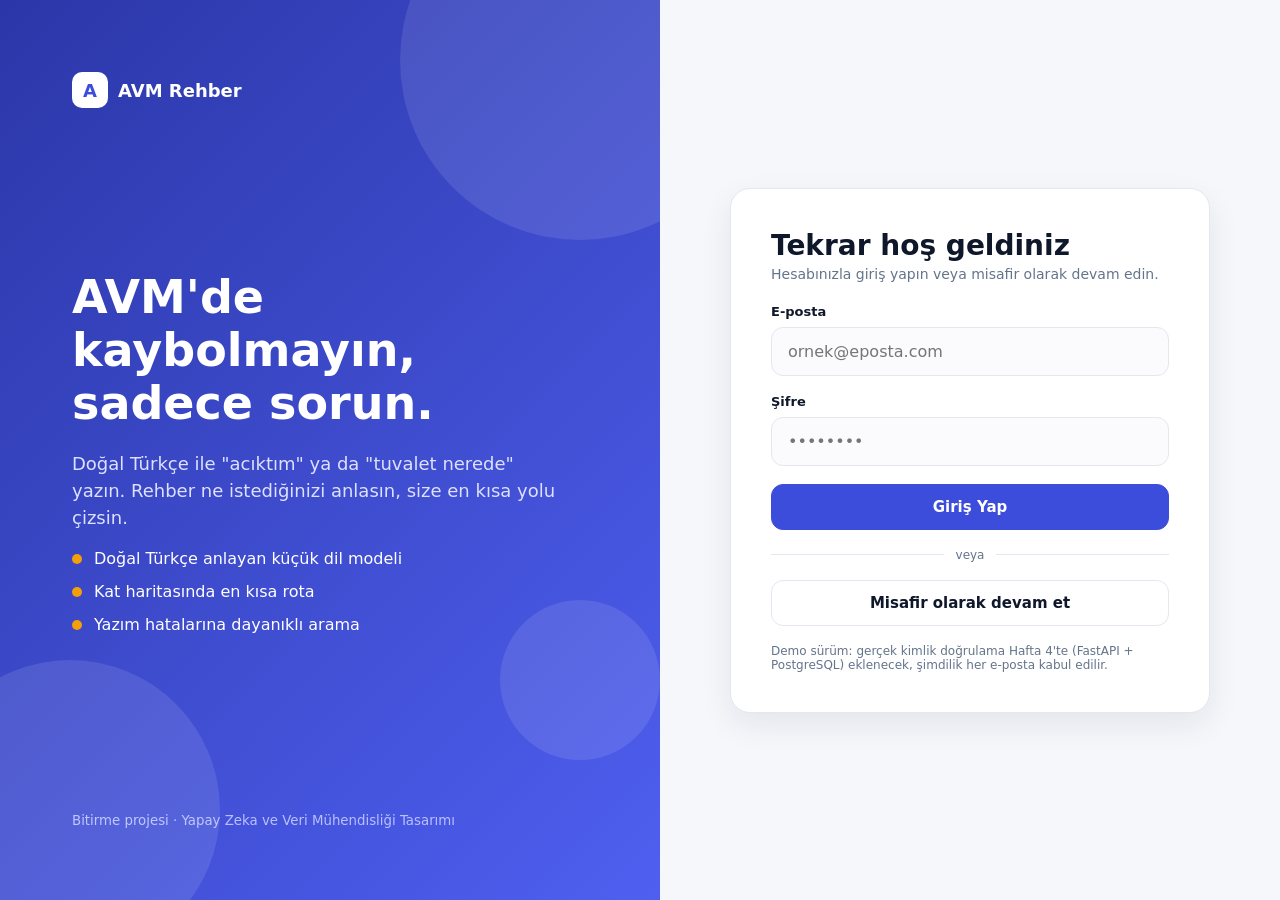
<file: web/index.html>
<!doctype html><html lang="tr"><head><meta charset="utf-8"><meta name="viewport" content="width=device-width,initial-scale=1"><title>AVM Rehber · Giriş</title><link rel="stylesheet" href="css/style.css"></head>
<body><div class="login">
  <section class="brand">
    <span class="c" style="width:360px;height:360px;right:-100px;top:-120px"></span><span class="c" style="width:300px;height:300px;left:-80px;bottom:-60px"></span><span class="c" style="width:160px;height:160px;right:0;bottom:140px"></span>
    <div class="logo" style="color:#fff"><i style="background:#fff;color:var(--pri)">A</i>AVM Rehber</div>
    <div><h2>AVM'de kaybolmayın,<br>sadece sorun.</h2><p>Doğal Türkçe ile "acıktım" ya da "tuvalet nerede" yazın. Rehber ne istediğinizi anlasın, size en kısa yolu çizsin.</p>
      <ul><li>Doğal Türkçe anlayan küçük dil modeli</li><li>Kat haritasında en kısa rota</li><li>Yazım hatalarına dayanıklı arama</li></ul></div>
    <small style="color:#b9c0ff">Bitirme projesi · Yapay Zeka ve Veri Mühendisliği Tasarımı</small>
  </section>
  <section class="formside">
    <form id="f" class="card login-card" autocomplete="off">
      <h1 style="font-size:28px">Tekrar hoş geldiniz</h1><p class="mut" style="margin:0 0 22px;font-size:14px">Hesabınızla giriş yapın veya misafir olarak devam edin.</p>
      <div class="field"><label for="em">E-posta</label><input id="em" type="email" placeholder="ornek@eposta.com" required></div>
      <div class="field"><label for="pw">Şifre</label><input id="pw" type="password" placeholder="••••••••" required minlength="4"></div>
      <button class="btn pri block" type="submit">Giriş Yap</button>
      <div class="or">veya</div>
      <button class="btn block" type="button" id="guest">Misafir olarak devam et</button>
      <p class="mut" style="font-size:12px;margin:18px 0 0">Demo sürüm: gerçek kimlik doğrulama Hafta 4'te (FastAPI + PostgreSQL) eklenecek, şimdilik her e-posta kabul edilir.</p>
    </form>
  </section></div>
<script src="js/common.js"></script>
<script>
const go=u=>{store.set(KEY_USER,u);location.href="ana.html"};
document.getElementById("f").addEventListener("submit",e=>{e.preventDefault();const n=document.getElementById("em").value.split("@")[0].replace(/[._-]+/g," ").replace(/\b\w/g,c=>c.toUpperCase());go({name:n||"Kullanıcı"})});
document.getElementById("guest").onclick=()=>go({name:"Misafir"});
if(getUser())document.querySelector("h1").textContent="Tekrar hoş geldiniz";
</script></body></html>
</file>
<file: web/css/style.css>
/* AVM Rehber: Figma tasarımındaki renk ve bileşenler (docs/week2/figma-prototype.md) */
:root{--ink:#0f172a;--mut:#64748b;--line:#e2e8f0;--bg:#f6f7fb;--white:#fff;--pri:#3d4ddb;--pri-d:#2b37a8;--pri-l:#eef0ff;--acc:#f59e0b;--ok:#15803d;--ok-l:#dcfce7;--red:#b91c1c;--red-l:#fee2e2;--warn:#b45309;--warn-l:#fef3c7;--r:16px}
*{box-sizing:border-box}html,body{margin:0}
body{font-family:Inter,system-ui,-apple-system,"Segoe UI",Roboto,sans-serif;color:var(--ink);background:var(--bg);-webkit-font-smoothing:antialiased}
a{color:inherit;text-decoration:none}button,input{font:inherit}
.topbar{display:flex;align-items:center;justify-content:space-between;padding:14px 48px;background:var(--white);border-bottom:1px solid var(--line);position:sticky;top:0;z-index:10}
.logo{display:flex;align-items:center;gap:10px;font-weight:700;font-size:18px}
.logo i{width:36px;height:36px;border-radius:10px;background:var(--pri);color:#fff;display:grid;place-items:center;font-style:normal}
.menu{display:flex;gap:8px}.menu a{padding:10px 16px;border-radius:10px;color:var(--mut);font-weight:500;font-size:15px}
.menu a.on{background:var(--pri-l);color:var(--pri);font-weight:600}.menu a:hover{background:var(--pri-l)}
.user{display:flex;align-items:center;gap:12px;font-size:14px;font-weight:500}
.avatar{width:36px;height:36px;border-radius:50%;background:var(--pri-l);color:var(--pri);display:grid;place-items:center;font-weight:700;font-size:13px}
.btn{display:inline-flex;align-items:center;justify-content:center;gap:8px;padding:13px 22px;border-radius:12px;border:1px solid var(--line);background:var(--white);color:var(--ink);font-weight:600;font-size:15px;cursor:pointer;transition:.15s}
.btn:hover{border-color:#c7ccf7}.btn.pri{background:var(--pri);border-color:var(--pri);color:#fff}.btn.pri:hover{background:var(--pri-d)}
.btn.sm{padding:8px 14px;font-size:13px;border-radius:10px}.btn.block{width:100%}
.chip{display:inline-flex;padding:9px 16px;border-radius:999px;border:1px solid var(--line);background:#fff;font-size:14px;font-weight:500;cursor:pointer}
.chip.on,.chip:hover{background:var(--pri-l);border-color:#c7ccf7;color:var(--pri)}.chip.on{font-weight:600}
.badge{display:inline-block;padding:4px 10px;border-radius:999px;font-size:12px;font-weight:600}
.badge.open{background:var(--ok-l);color:var(--ok)}.badge.closed{background:var(--red-l);color:var(--red)}.badge.warn{background:var(--warn-l);color:var(--warn)}.badge.gray{background:#e2e8f0;color:var(--mut)}.badge.pri{background:var(--pri-l);color:var(--pri)}
.card{background:#fff;border:1px solid var(--line);border-radius:var(--r);padding:20px}
.wrap{max-width:1312px;margin:0 auto;padding:32px 48px}
h1{font-size:32px;margin:0 0 4px}.mut{color:var(--mut)}
.grid{display:grid;gap:18px}.g4{grid-template-columns:repeat(4,1fr)}.g3{grid-template-columns:repeat(3,1fr)}.g2{grid-template-columns:1fr 1fr}
/* giriş */
.login{display:grid;grid-template-columns:660px 1fr;min-height:100vh}
.brand{background:linear-gradient(135deg,#2b37a8,#4f5ff0);color:#fff;padding:72px;display:flex;flex-direction:column;justify-content:space-between;position:relative;overflow:hidden}
.brand h2{font-size:46px;line-height:1.15;margin:0 0 20px}.brand p{font-size:18px;color:#dde1ff;max-width:500px;line-height:1.5}
.brand ul{list-style:none;padding:0;display:grid;gap:14px;font-weight:500}.brand li:before{content:"";display:inline-block;width:10px;height:10px;border-radius:50%;background:var(--acc);margin-right:12px}
.brand .c{position:absolute;border-radius:50%;background:rgba(255,255,255,.1)}
.formside{display:grid;place-items:center;padding:40px}
.login-card{width:480px;padding:40px;border-radius:20px;box-shadow:0 12px 32px rgba(15,23,42,.08)}
.field{display:grid;gap:8px;margin-bottom:18px}.field label{font-size:13px;font-weight:600}
.field input{padding:14px 16px;border:1px solid var(--line);border-radius:12px;background:#fbfbfe;outline:none}.field input:focus{border-color:var(--pri);box-shadow:0 0 0 3px var(--pri-l)}
.or{display:flex;align-items:center;gap:12px;color:var(--mut);font-size:12px;margin:18px 0}.or:before,.or:after{content:"";flex:1;height:1px;background:var(--line)}
/* ana */
.hero{background:linear-gradient(180deg,#fff,#eef0ff);text-align:center;padding:56px 64px}
.pill{display:inline-block;padding:6px 14px;border-radius:999px;background:#fff;border:1px solid #c7ccf7;color:var(--pri);font-size:13px;font-weight:500}
.hero h1{font-size:48px;margin:18px 0 8px}.hero p{font-size:18px;color:var(--mut);margin:0 0 24px}
.search{display:flex;align-items:center;gap:12px;max-width:780px;margin:0 auto;background:#fff;border:1px solid #c7ccf7;border-radius:18px;padding:10px 12px 10px 20px;box-shadow:0 12px 32px rgba(61,77,219,.14)}
.search input{flex:1;border:0;outline:0;font-size:17px;padding:10px 0;background:transparent}
.quick{display:flex;gap:10px;justify-content:center;align-items:center;margin-top:18px;flex-wrap:wrap;font-size:14px;color:var(--mut)}
.place{display:flex;gap:16px;align-items:center;padding:20px;cursor:pointer;transition:.15s}.place:hover{border-color:#c7ccf7;transform:translateY(-1px)}
.ico{width:52px;height:52px;border-radius:14px;display:grid;place-items:center;font-weight:700;font-size:18px;flex:none}
/* sohbet */
.chat{max-width:900px;margin:0 auto;padding:28px 24px 120px;display:grid;gap:22px}
.msg-u{justify-self:end;background:var(--pri);color:#fff;padding:14px 20px;border-radius:18px;font-weight:500;max-width:70%}
.msg-a{display:flex;gap:14px;align-items:flex-start}.av{width:40px;height:40px;border-radius:50%;background:var(--pri);color:#fff;display:grid;place-items:center;font-weight:700;flex:none}
.msg-a .card{flex:1;padding:22px 24px;display:grid;gap:14px}.msg-a h3{margin:0;font-size:17px}
.nlu{display:flex;gap:10px;align-items:center;flex-wrap:wrap;padding:10px 14px;border:1px solid var(--line);border-radius:12px;background:#f8fafc;font-size:12px;color:var(--mut);font-weight:600}
.tag{padding:4px 10px;border-radius:999px;background:var(--pri-l);font-weight:500}.tag b{color:var(--pri)}
.sug{background:var(--bg);border:1px solid var(--line);border-radius:14px;padding:18px;display:grid;gap:10px}
.inputbar{position:fixed;left:0;right:0;bottom:0;padding:16px 24px 24px;background:linear-gradient(180deg,transparent,var(--bg) 30%)}
.inputbar .search{max-width:900px;box-shadow:0 8px 24px rgba(15,23,42,.08);border-color:#c7ccf7}
/* rota */
.rota{display:grid;grid-template-columns:430px 1fr;min-height:calc(100vh - 65px)}
.side{background:#fff;border-right:1px solid var(--line);padding:28px 32px;display:flex;flex-direction:column;gap:22px}
.sum{display:grid;grid-template-columns:repeat(3,1fr);gap:12px}.sum div{background:var(--pri-l);border-radius:12px;padding:12px 16px}.sum small{display:block;color:var(--mut);font-size:12px;font-weight:500}.sum b{font-size:20px;color:var(--pri)}
.steps{display:grid;gap:18px;list-style:none;padding:0;margin:0}.steps li{display:flex;gap:14px;align-items:center}
.steps .n{width:30px;height:30px;border-radius:50%;background:var(--pri);color:#fff;display:grid;place-items:center;font-size:13px;font-weight:700;flex:none}.steps li:last-child .n{background:var(--acc)}
.steps b{display:block;font-size:15px}.steps small{color:var(--mut);font-size:12px}
.mapp{padding:24px;display:grid;gap:16px;align-content:start}.tabs{display:flex;gap:10px;align-items:center;justify-content:space-between;flex-wrap:wrap}
.map{background:#e8ecf4;border:1px solid var(--line);border-radius:18px;padding:16px}
.mall{background:#fff;border:1px solid var(--line);border-radius:22px;padding:16px;position:relative}
.zones{display:grid;grid-template-columns:repeat(3,1fr);gap:10px}
.zone{border:1px solid var(--line);border-radius:12px;background:#f8fafc;padding:10px;min-height:250px;display:flex;flex-direction:column;gap:6px;align-content:flex-start}
.zone h4{margin:0 0 4px;font-size:11px;color:var(--mut);letter-spacing:.06em}.zone.hot{background:#fff;border-color:#c7ccf7}
.st{padding:7px 10px;border-radius:8px;background:#fff;border:1px solid var(--line);font-size:13px;font-weight:500}.st.fac{background:#e0ecff;color:var(--pri);border-color:#c7d9ff}
.st.dest{background:var(--pri);color:#fff;border-color:var(--pri);font-weight:700}
.corr{margin-top:12px;height:70px;background:#f1f5f9;border-radius:10px;position:relative}
.corr svg{position:absolute;inset:0;width:100%;height:100%}
.legend{display:flex;gap:18px;font-size:12px;color:var(--mut);font-weight:500;margin-top:12px}.legend i{display:inline-block;width:14px;height:14px;border-radius:4px;vertical-align:-2px;margin-right:6px}
/* mağazalar / yönetim */
.filters{display:flex;gap:28px;flex-wrap:wrap;align-items:center;margin:18px 0 22px}.filters .grp{display:flex;gap:8px;align-items:center;flex-wrap:wrap}.filters small{font-weight:600;color:var(--mut);font-size:13px}
.sc{display:grid;gap:12px}.sc .top{display:flex;justify-content:space-between;align-items:center}
.sc .logo2{width:44px;height:44px;border-radius:12px;display:grid;place-items:center;font-weight:700}
.admin{display:grid;grid-template-columns:240px 1fr;min-height:calc(100vh - 65px)}
.sidenav{background:#fff;border-right:1px solid var(--line);padding:24px 20px;display:grid;gap:6px;align-content:start}.sidenav a{padding:11px 14px;border-radius:10px;font-size:14px;font-weight:500;color:var(--mut)}.sidenav a.on{background:var(--pri-l);color:var(--pri);font-weight:600}
.kpi b{font-size:30px;display:block;margin:6px 0}.kpi small{font-size:12px;font-weight:500}
.bar{display:flex;align-items:center;gap:12px;font-size:12px;margin:9px 0}.bar span:first-child{width:150px;color:var(--mut);font-weight:500}.bar .t{flex:1;height:10px;background:#eef2f7;border-radius:6px;overflow:hidden}.bar .t i{display:block;height:100%;background:var(--pri)}
table{width:100%;border-collapse:collapse;font-size:13px}th{text-align:left;font-size:11px;color:var(--mut);padding:8px 8px;letter-spacing:.04em}td{padding:10px 8px;border-top:1px solid var(--line)}
.row{display:flex;justify-content:space-between;align-items:center;padding:12px 14px;border-radius:12px;background:#f8fafc;margin:8px 0;font-size:14px}.row.best{background:var(--pri-l);color:var(--pri);font-weight:700}
@media(max-width:900px){.topbar{padding:12px 16px;flex-wrap:wrap;gap:8px}.wrap{padding:20px 16px}.login,.rota,.admin{grid-template-columns:1fr}.brand{display:none}.g4,.g3,.g2{grid-template-columns:1fr 1fr}.hero{padding:36px 16px}.hero h1{font-size:32px}.login-card{width:100%}.sidenav{display:none}.side{border-right:0}}
</file>
